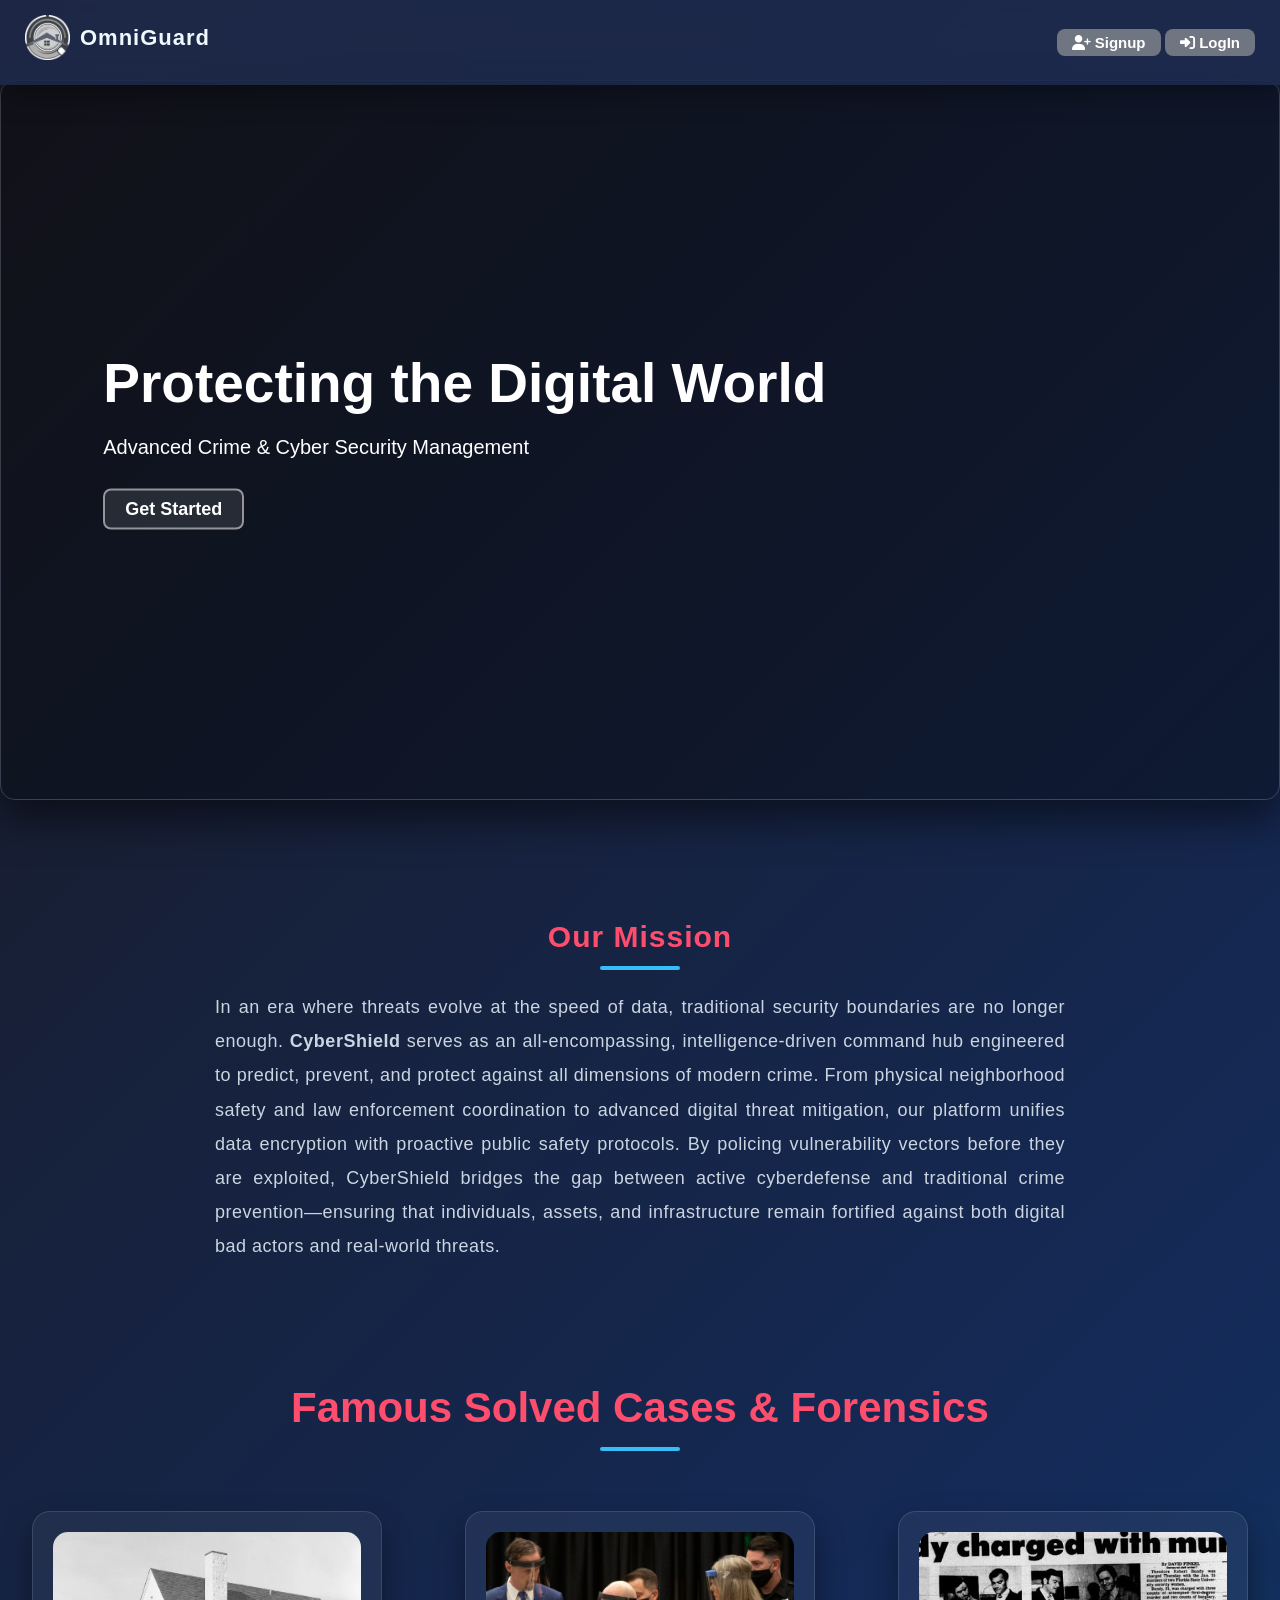
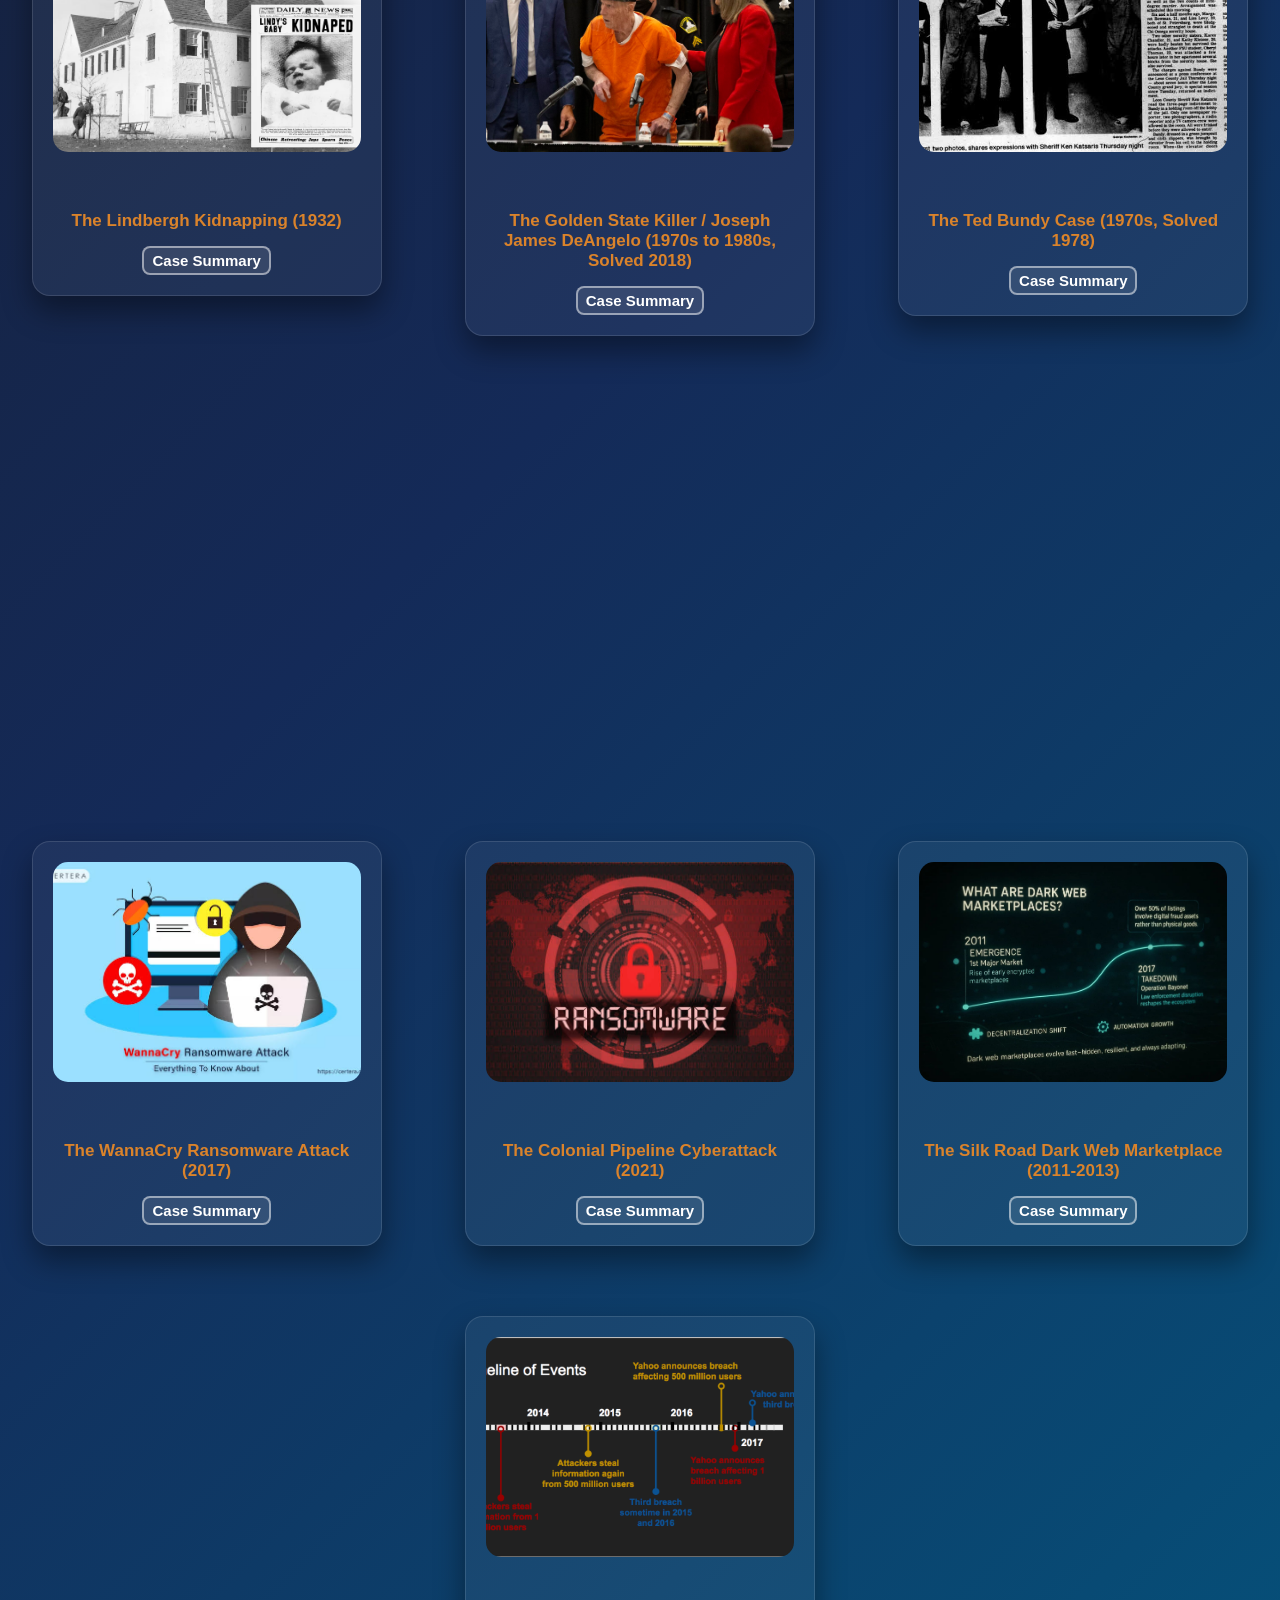
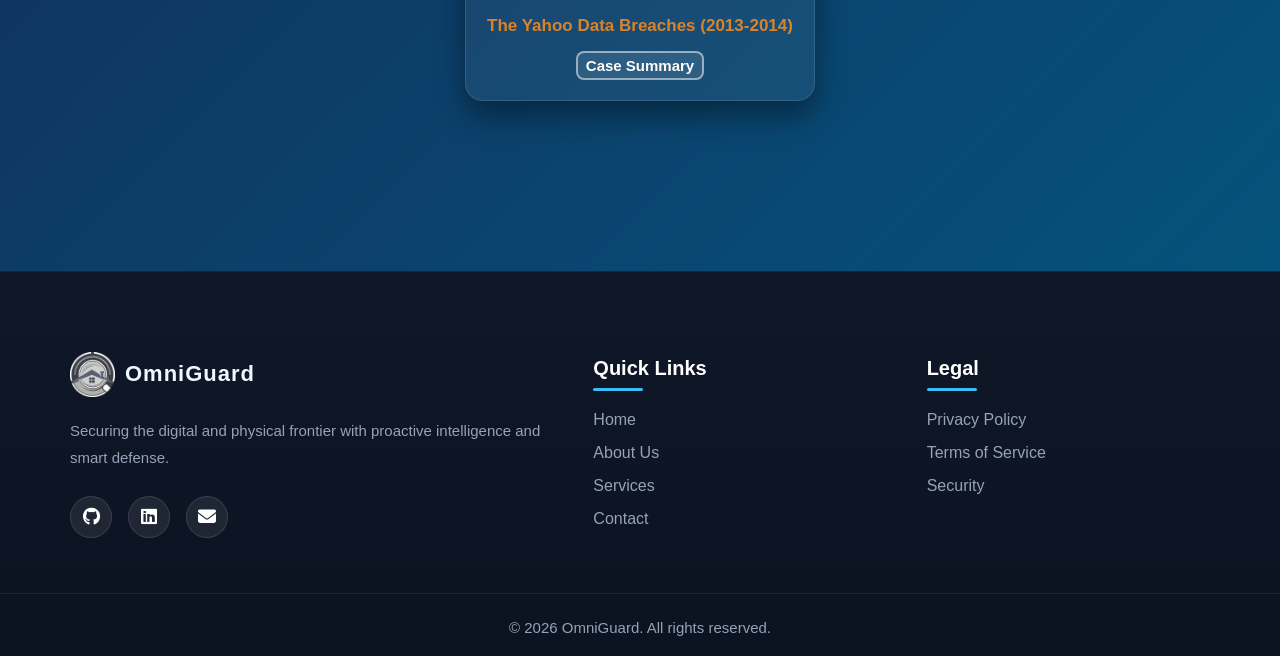
<file: index.html>
<!doctype html>
<html lang="en">
  <head>
    <meta charset="UTF-8" />
    <meta name="viewport" content="width=device-width, initial-scale=1.0" />
    <title>Home - OmniGuard</title>
    <!-- Google Font -->
    <link rel="preconnect" href="https://fonts.googleapis.com" />
    <link rel="preconnect" href="https://fonts.gstatic.com" crossorigin />
    <link
      href="https://fonts.googleapis.com/css2?family=Poppins:wght@300;400;500;600;700&display=swap"
      rel="stylesheet"
    />

    <link
      rel="stylesheet"
      href="https://cdnjs.cloudflare.com/ajax/libs/font-awesome/6.7.2/css/all.min.css"
    />
    <link rel="stylesheet" href="css/style.css" />

    <script src="JS/home.js"></script>
  </head>
  <body>
    <header>
      <nav class="navBar">
        <!-- <div class="navBarName"> -->
        <!-- <img src="Image&Video/logo3.png" alt="" class="navBarNameLogo" />
          <a href="" class="navMainName">OmniGuard</a> -->
        <a href="index.html" class="logoContainer">
          <img src="Image&Video/logo3.png" alt="" class="navBarNameLogo" />
          <span class="navMainName">OmniGuard</span>
        </a>
        <!-- </div> -->
        <div class="navBarBotton">
          <!-- <button class="Navbtn" id="signupBtn" type="button">
            <a href="signup.html" class="Navbtnlink">Signup</a>
          </button>
          <button class="Navbtn" id="loginBtn" type="button">
            <a href="login.html" class="Navbtnlink">LogIn</a>
          </button> -->
          <button
            class="Navbtn"
            id="signupBtn"
            type="button"
            onclick="window.location.href = 'signup.html'"
          >
            <i class="fa-solid fa-user-plus"></i>
            Signup
          </button>
          <button
            class="Navbtn"
            id="loginBtn"
            type="button"
            onclick="window.location.href = 'login.html'"
          >
            <i class="fa-solid fa-right-to-bracket"></i>
            LogIn
          </button>
        </div>
      </nav>
    </header>
    <main>
      <div class="videoContainer">
        <video autoplay muted loop class="vidioMain">
          <source
            src="https://www.pexels.com/download/video/6580997/"
            type="video/mp4"
          />
        </video>
        <div class="heroContent">
          <h1>Protecting the Digital World</h1>
          <p>Advanced Crime & Cyber Security Management</p>

          <button
            class="heroBtn"
            type="button"
            onclick="window.location.href = 'signup.html'"
          >
            Get Started
          </button>
        </div>
      </div>
    </main>
    <section class="paraSection">
      <div class="paraContainter">
        <h2 class="ParaH">Our Mission</h2>
        <p class="paraInfo">
          In an era where threats evolve at the speed of data, traditional
          security boundaries are no longer enough.
          <strong>CyberShield</strong> serves as an all-encompassing,
          intelligence-driven command hub engineered to predict, prevent, and
          protect against all dimensions of modern crime. From physical
          neighborhood safety and law enforcement coordination to advanced
          digital threat mitigation, our platform unifies data encryption with
          proactive public safety protocols. By policing vulnerability vectors
          before they are exploited, CyberShield bridges the gap between active
          cyberdefense and traditional crime prevention—ensuring that
          individuals, assets, and infrastructure remain fortified against both
          digital bad actors and real-world threats.
        </p>
      </div>
    </section>
    <section class="crimeSection">
      <h2 class="section-title">Famous Solved Cases & Forensics</h2>
      <div class="imageContainCrime">
        <ul class="card-list">
          <!-- List Item 1: Image -->
          <li>
            <img
              src="Image&Video/The Lindbergh Kidnapping (1932).webp"
              alt="Feature Image"
              class="list-img"
            />
          </li>
          <li>
            <h4>The Lindbergh Kidnapping (1932)</h4>

            <!-- Hidden checkbox -->
            <input
              type="checkbox"
              id="toggle-1"
              title="Expand"
              class="toggle-checkbox"
            />

            <!-- Collapsible Content -->
            <div class="expandable-content">
              <p>
                <b>The Crime:</b> Charles Lindbergh Jr., the 20-month-old son of
                the famous aviator, was kidnapped from his home in New Jersey.
              </p>
              <p>
                <strong><b>How It Was Solved:</b></strong> Investigators tracked
                ransom money marked with specific gold certificates to a Bronx
                gas station, leading them to Richard Hauptmann. Forensic wood
                analysis matched the homemade wooden ladder left at the crime
                scene directly to floorboards in Hauptmann's attic.
              </p>
            </div>

            <!-- Button label for the checkbox -->
            <label for="toggle-1" class="toggle-btn"></label>
          </li>
        </ul>

        <ul class="card-list">
          <!-- List Item 1: Image -->
          <li>
            <img
              src="Image&Video/The Golden State Killer.jpg"
              alt="Feature Image"
              class="list-img"
            />
          </li>
          <li>
            <h4>
              The Golden State Killer / Joseph James DeAngelo (1970s to 1980s,
              Solved 2018)
            </h4>

            <input
              type="checkbox"
              id="toggle-2"
              title="Expand"
              class="toggle-checkbox"
            />

            <div class="expandable-content">
              <p>
                <b>The Crime:</b> A series of 13 murders, over 50 sexual
                assaults, and dozens of burglaries across California went
                unsolved for decades.
              </p>
              <p>
                <b>How It Was Solved:</b> In 2018, investigators used
                Investigative Genetic Genealogy. They uploaded crime scene DNA
                to public genealogy databases (GEDmatch), built out family
                trees, and identified ex-police officer Joseph James DeAngelo.
              </p>
            </div>
            <label for="toggle-2" class="toggle-btn"></label>
          </li>
        </ul>

        <ul class="card-list">
          <!-- List Item 1: Image -->
          <li>
            <img
              src="Image&Video/The Ted Bundy Case.jpg"
              alt="Feature Image"
              class="list-img"
            />
          </li>
          <li>
            <h4>The Ted Bundy Case (1970s, Solved 1978)</h4>

            <input
              type="checkbox"
              id="toggle-3"
              title="Expand"
              class="toggle-checkbox"
            />

            <div class="expandable-content">
              <p>
                <b>The Crime:</b> Serial killer Ted Bundy murdered numerous
                young women across multiple states.
              </p>
              <p>
                <b>How It Was Solved:</b> Bundy was caught during a routine
                traffic stop in Florida. The critical evidence that secured his
                conviction for the Chi Omega sorority murders came from forensic
                odontology (bite mark analysis).
              </p>
            </div>
            <label for="toggle-3" class="toggle-btn"></label>
          </li>
        </ul>

        <ul class="card-list">
          <!-- List Item 1: Image -->
          <li>
            <img
              src="Image&Video/The Dr. Sam Sheppard Case.webp"
              alt="Feature Image"
              class="list-img"
            />
          </li>
          <li>
            <h4>The Dr. Sam Sheppard Case (1954)</h4>

            <input
              type="checkbox"
              id="toggle-4"
              title="Expand"
              class="toggle-checkbox"
            />

            <div class="expandable-content">
              <p>
                <b>The Crime:</b> Marilyn Sheppard was murdered in her home in
                Ohio. Her husband, Dr. Sam Sheppard, claimed an intruder killed
                her. (This case inspired the movie The Fugitive).
              </p>
              <p>
                <b>How It Was Solved:</b> Though initially wrongfully convicted,
                bloodstain pattern analysis conducted during re-investigations
                identified a third person's blood at the scene, leading to legal
                exoneration and pioneering the use of blood spatter science in
                court.
              </p>
            </div>
            <label for="toggle-4" class="toggle-btn"></label>
          </li>
        </ul>
      </div>

      <div class="imageContainCrime">
        <ul class="card-list">
          <!-- List Item 1: Image -->
          <li>
            <img
              src="Image&Video/The WannaCry Ransomware Attack.jpg"
              alt="Feature Image"
              class="list-img"
            />
          </li>
          <li>
            <h4>The WannaCry Ransomware Attack (2017)</h4>

            <input
              type="checkbox"
              id="toggle-5"
              title="Expand"
              class="toggle-checkbox"
            />

            <div class="expandable-content">
              <p>
                <b>The Crime:</b> A global ransomware attack targeted computers
                running Microsoft Windows across 150 countries. It encrypted
                victims' files and demanded Bitcoin ransom payments to restore
                access.
              </p>
              <p>
                <b>Impact:</b> It severely crippled critical infrastructure,
                including the UK's National Health Service (NHS), FedEx, and
                major telecommunications networks.
              </p>
              <p>
                <b>How It Was Solved / Contained:</b> Marcus Hutchins, a British
                cybersecurity researcher, discovered an unregistered domain name
                hidden inside the ransomware code. By registering that domain,
                he accidentally activated a built-in "kill switch" that stopped
                the virus from spreading further. Later investigations
                attributed the malware to North Korea's Lazarus Group.
              </p>
            </div>
            <label for="toggle-5" class="toggle-btn"></label>
          </li>
        </ul>

        <ul class="card-list">
          <!-- List Item 1: Image -->
          <li>
            <img
              src="Image&Video/The Colonial Pipeline Cyberattack.jpg"
              alt="Feature Image"
              class="list-img"
            />
          </li>
          <li>
            <h4>The Colonial Pipeline Cyberattack (2021)</h4>

            <input
              type="checkbox"
              id="toggle-6"
              title="Expand"
              class="toggle-checkbox"
            />

            <div class="expandable-content">
              <p>
                <b>The Crime:</b> DarkSide, a ransomware-as-a-service (RaaS)
                criminal group, launched a targeted attack on Colonial Pipeline,
                the largest fuel pipeline system in the United States.
              </p>
              <p>
                <b>Impact:</b> The company proactively shut down the pipeline
                for several days, causing gas panics, price spikes, and
                widespread shortages across the US East Coast. Colonial paid a
                ransom of 75 Bitcoin (~$4.4 million).
              </p>
              <p>
                <b>How It Was Solved:</b> The FBI traced the cryptocurrency
                transactions through the Bitcoin blockchain. By obtaining the
                private key to one of the hackers' cryptocurrency wallets,
                federal law enforcement managed to recover $2.3 million of the
                paid ransom.
              </p>
            </div>
            <label for="toggle-6" class="toggle-btn"></label>
          </li>
        </ul>

        <ul class="card-list">
          <!-- List Item 1: Image -->
          <li>
            <img
              src="Image&Video/The Silk Road Dark Web Marketplace.jpg"
              alt="Feature Image"
              class="list-img"
            />
          </li>
          <li>
            <h4>The Silk Road Dark Web Marketplace (2011-2013)</h4>

            <input
              type="checkbox"
              id="toggle-7"
              title="Expand"
              class="toggle-checkbox"
            />

            <div class="expandable-content">
              <p>
                <b>The Crime:</b> Silk Road was an underground online
                marketplace operating on the Tor network (Dark Web) where users
                bought and sold illegal drugs, weapons, and stolen data using
                Bitcoin.
              </p>
              <p>
                <b>How It Was Solved:</b> A multi-agency task force (FBI, IRS,
                DEA) conducted digital forensic tracking and traced early online
                forum posts promoting the site back to an old personal email
                address. This led to the arrest of founder Ross Ulbricht ("Dread
                Pirate Roberts") in a San Francisco public library while logged
                into the site's administration panel.
              </p>
            </div>
            <label for="toggle-7" class="toggle-btn"></label>
          </li>
        </ul>

        <ul class="card-list">
          <!-- List Item 1: Image -->
          <li>
            <img
              src="Image&Video/The Yahoo Data Breaches.png"
              alt="Feature Image"
              class="list-img"
            />
          </li>
          <li>
            <h4>The Yahoo Data Breaches (2013-2014)</h4>

            <input
              type="checkbox"
              id="toggle-8"
              title="Expand"
              class="toggle-checkbox"
            />

            <div class="expandable-content">
              <p>
                <b>The Crime:</b> Cybercriminals breached Yahoo's internal
                systems in two massive separate attacks, compromising over 3
                billion user accounts—making it the largest data breach in
                history.
              </p>
              <p>
                <b>Impact:</b> Names, email addresses, phone numbers, security
                questions, and hashed passwords were stolen across billions of
                user accounts worldwide.
              </p>
              <p>
                <b>How It Was Solved:</b> The U.S. Department of Justice
                investigated the incident using international digital forensics
                and indicted four individuals, including officers from Russia's
                Federal Security Service (FSB) and hired cybercriminals who
                exploited stolen web cookies to access user accounts without
                passwords.
              </p>
            </div>
            <label for="toggle-8" class="toggle-btn"></label>
          </li>
        </ul>
      </div>
    </section>

    <footer class="site-footer">
      <div class="footer-container">
        <!-- Brand Section -->
        <div class="footer-brand">
          <a href="index.html" class="logoContainer">
            <img
              src="Image&Video/logo3.png"
              alt="OmniGuard Logo"
              class="navBarNameLogo"
            />
            <span class="navMainName">OmniGuard</span>
          </a>

          <p>
            Securing the digital and physical frontier with proactive
            intelligence and smart defense.
          </p>

          <div class="socialIcons">
            <a href="https://github.com/Avik1152" id="github-link"
              ><i class="fa-brands fa-github"></i
            ></a>
            <a
              href="https://www.linkedin.com/in/avikmondal-afution/"
              id="linkedin-link"
              ><i class="fa-brands fa-linkedin"></i
            ></a>
            <a href="mailto:avik1152@gmail.com" id="email-link"
              ><i class="fa-solid fa-envelope"></i
            ></a>
          </div>
        </div>

        <!-- Quick Links -->
        <div class="footer-links">
          <h4 class="footerh4">Quick Links</h4>

          <ul>
            <li><a href="index.html">Home</a></li>
            <li><a href="about.html">About Us</a></li>
            <li><a href="services.html">Services</a></li>
            <li><a href="contact.html">Contact</a></li>
          </ul>
        </div>

        <!-- Legal -->
        <div class="footer-links">
          <h4 class="footerh4">Legal</h4>

          <ul>
            <li><a href="privacy.html">Privacy Policy</a></li>
            <li><a href="terms.html">Terms of Service</a></li>
            <li><a href="security.html">Security</a></li>
          </ul>
        </div>
      </div>

      <div class="footer-bottom">
        <p>&copy; 2026 OmniGuard. All rights reserved.</p>
      </div>
    </footer>
  </body>
</html>
</file>
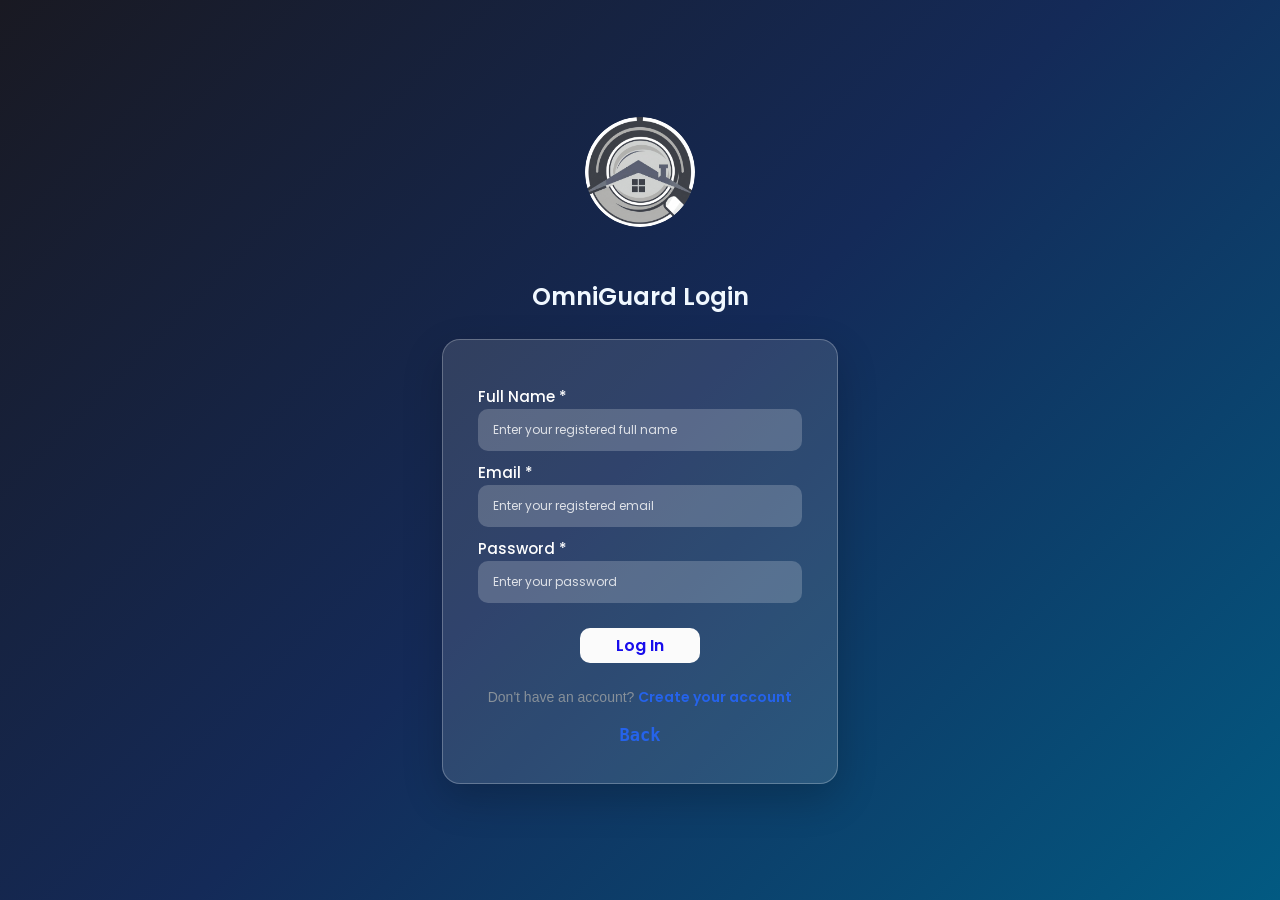
<file: dashboard.html>
<!doctype html>
<html lang="en">
  <head>
    <meta charset="UTF-8" />
    <meta name="viewport" content="width=device-width, initial-scale=1.0" />
    <title>Dashboard - OmniGuard</title>
    <link rel="stylesheet" href="css/dashboard.css" />

    <link rel="preconnect" href="https://fonts.googleapis.com" />
    <link rel="preconnect" href="https://fonts.gstatic.com" crossorigin />

    <script src="JS/dashboard.js"></script>
  </head>
  <body>
    <!-- Navigation Bar (Without Sign-Up / Log-In Buttons) -->
    <header class="navbar">
      <div class="logoContainer">
        <a href="index.html" class="logoLink">
          <img
            src="Image&Video/logo3.png"
            alt="OmniGuard Logo"
            class="logoImg"
          />
          <span class="logoText">OmniGuard</span>
        </a>
      </div>

      <!-- Navigation Links -->
      <!-- <nav class="navLinks">
        <a href="index.html">Home</a>
        <a href="#">Overview</a>
        <a href="#">Activity Log</a>
        <a href="#">Settings</a>
      </nav> -->

      <!-- Profile Indicator instead of Auth Buttons -->
      <div class="userProfile">
        <span class="welcomeText" id="welcomeUser">Hi</span>
        <button class="logoutBtn" type="button" onclick="userLogOut()">
          Log Out
        </button>
      </div>
    </header>

    <!-- Main Dashboard Content -->
    <main class="dashboardContainer">
      <section class="welcomeSection">
        <h2>Security Dashboard</h2>
        <p>Monitor real-time security alerts and threat analytics.</p>
      </section>

      <!-- Dashboard Grid / Stats Cards -->
      <section class="statsGrid">
        <div class="card">
          <h3><i class="fa-solid fa-shield-halved"></i> System Status</h3>
          <p class="statusText success">Protected</p>
        </div>
        <div class="card">
          <h3>Active Threats</h3>
          <p class="statNumber">0</p>
        </div>
        <div class="card">
          <h3>Blocked Breaches</h3>
          <p class="statNumber">128</p>
        </div>
        <div class="card">
          <h3>Successful Captures</h3>
          <p class="statNumber">1280+</p>
        </div>
      </section>
      <section class="recentActivity">
        <div>
          <h2>Recent Activity</h2>
          <ul>
            <li>✔ User logged in</li>
            <li>✔ Security scan completed</li>
            <li>✔ Database connected</li>
            <li>✔ Firewall active</li>
          </ul>
        </div>
      </section>
    </main>

    <!-- Footer matching OmniGuard Style -->
    <footer class="footer">
      <p>&copy; 2026 OmniGuard. All rights reserved.</p>
    </footer>
  </body>
</html>
</file>
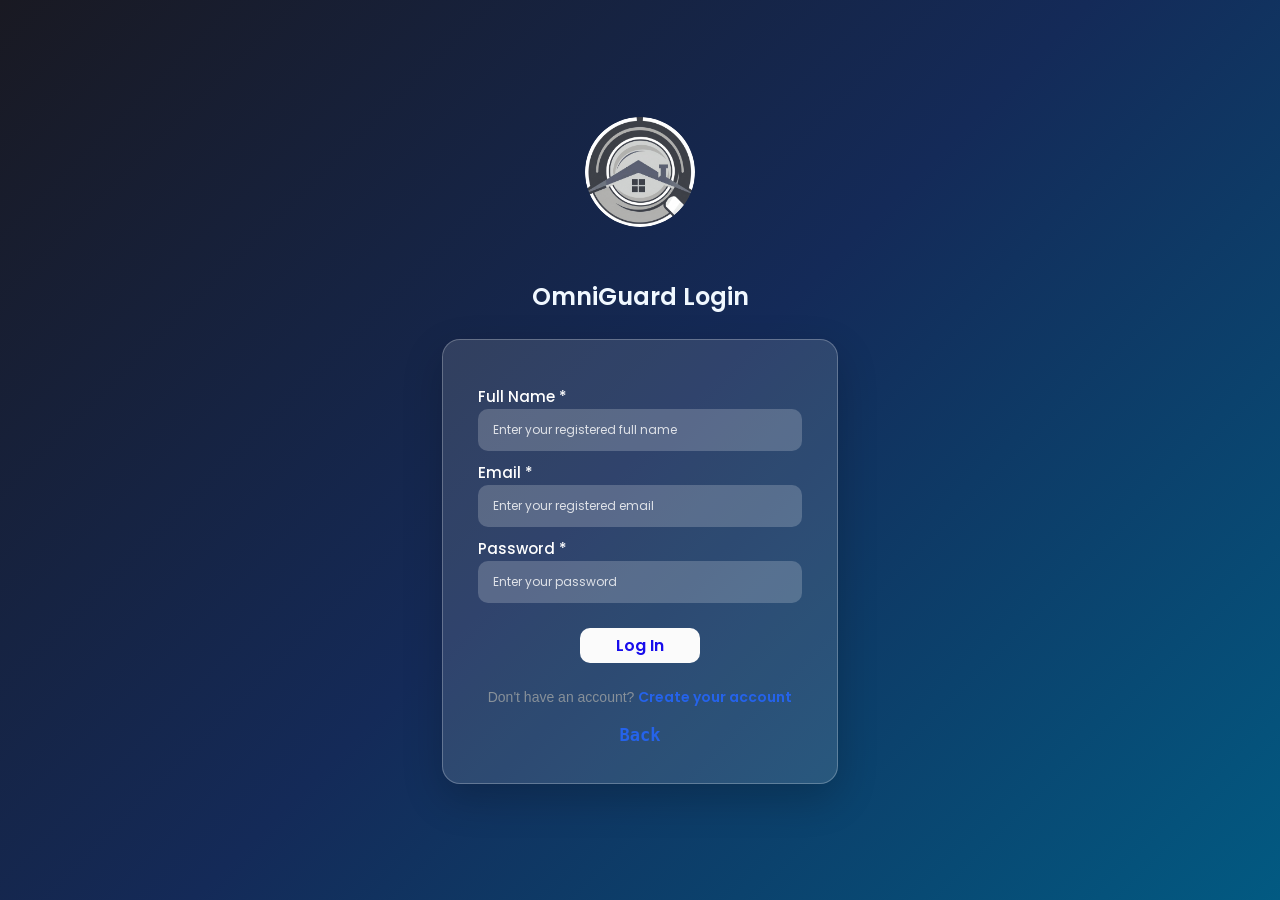
<file: login.html>
<!doctype html>
<html lang="en">
  <head>
    <meta charset="UTF-8" />
    <meta name="viewport" content="width=device-width, initial-scale=1.0" />
    <title>Document</title>
    <link rel="stylesheet" href="css/login.css" />

    <link rel="preconnect" href="https://fonts.googleapis.com" />
    <link rel="preconnect" href="https://fonts.gstatic.com" crossorigin />

    <link
      href="https://fonts.googleapis.com/css2?family=Poppins:wght@300;400;500;600;700&display=swap"
      rel="stylesheet"
    />
    <script src="JS/login.js"></script>
  </head>
  <body>
    <section class="loginSection">
      <div class="loginWrapper">
        <!-- Logo -->
        <div class="loginContainerLogo">
          <img src="Image&Video/logo3.png" alt="OmniGuard Logo" />
        </div>

        <!-- Heading -->
        <div class="loginContainerH">
          <h2>OmniGuard Login</h2>
        </div>

        <!-- Login Card -->
        <div class="loginContainer">
          <div class="formContainer">
            <form id="login-form">
              <!-- Full Name -->
              <label>
                Full Name
                <span class="required-star">*</span>
              </label>

              <input
                type="text"
                placeholder="Enter your registered full name"
                id="userName"
                required
              />

              <!-- Email -->
              <label>
                Email
                <span class="required-star">*</span>
              </label>

              <input
                type="email"
                placeholder="Enter your registered email"
                id="userEmail"
                required
              />

              <!-- Password -->
              <label>
                Password
                <span class="required-star">*</span>
              </label>

              <div class="inputBox">
                <input
                  type="password"
                  placeholder="Enter your password"
                  id="userPassword"
                  required
                />
              </div>

              <!-- Login Button -->
              <button type="submit" class="loginBtn" onclick="userLogIn(event)">
                Log In
              </button>
            </form>
          </div>

          <!-- Switch -->
          <div class="auth-switch">
            <p class="switchToSignup">
              Don't have an account?
              <a href="signup.html" class="signupLink"> Create your account </a>
            </p>
          </div>

          <!-- Message -->
          <p class="massageLogin" id="message-display"></p>

          <!-- Back -->
          <div class="backToHome">
            <a href="index.html"> Back </a>
          </div>
        </div>
      </div>
    </section>
  </body>
</html>
</file>
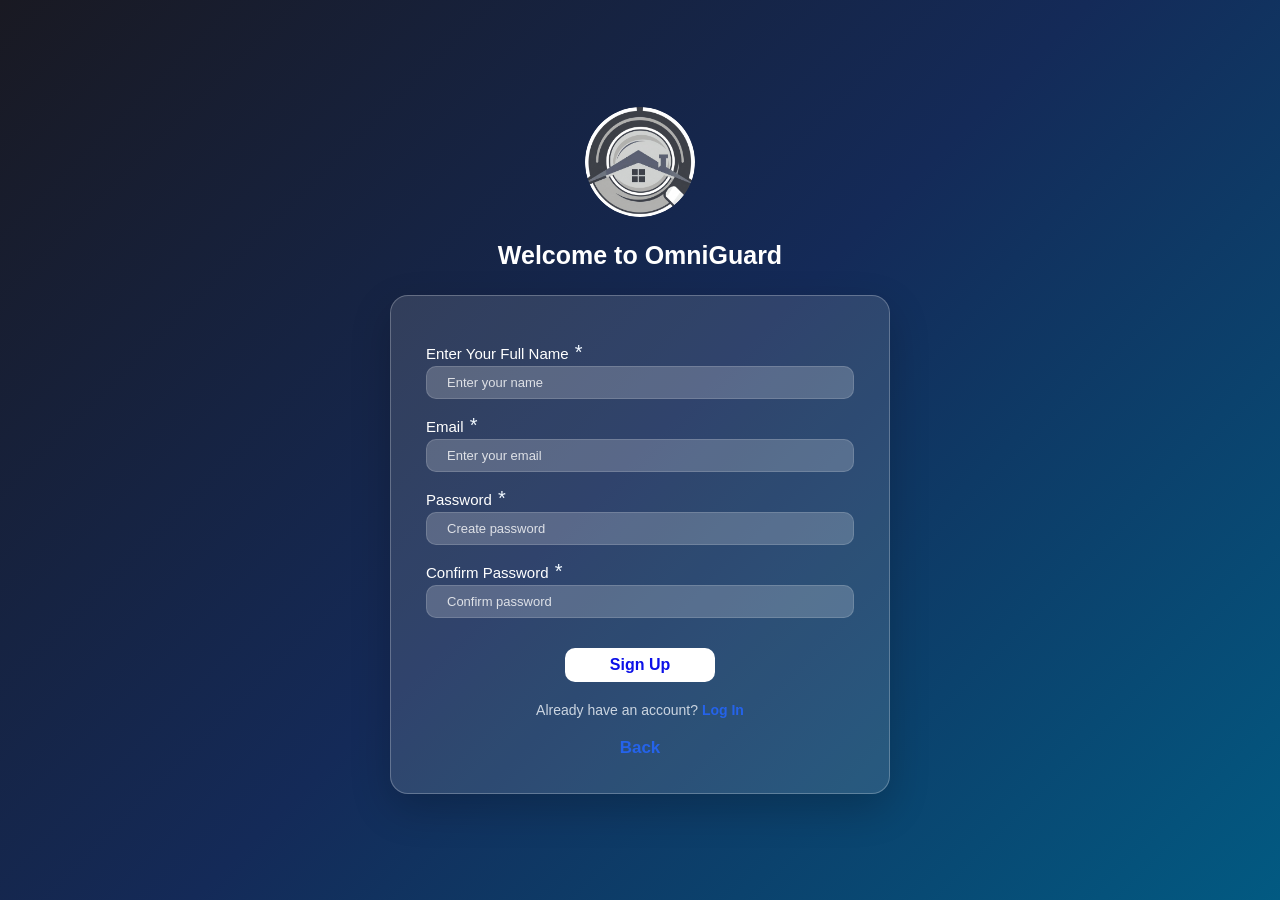
<file: signup.html>
<!doctype html>
<html lang="en">
  <head>
    <meta charset="UTF-8" />
    <meta name="viewport" content="width=device-width, initial-scale=1.0" />
    <title>Sign Up - OmniGuard</title>
    <link rel="stylesheet" href="css/signup.css" />

    <link
      rel="stylesheet"
      href="https://cdnjs.cloudflare.com/ajax/libs/font-awesome/6.7.2/css/all.min.css"
    />
    <script src="JS/signup.js"></script>
  </head>
  <body>
    <section class="signupSection">
      <div class="signupWrapper">
        <!-- Logo -->
        <div class="signupContainerLogo">
          <img src="Image&Video/logo3.png" alt="OmniGuard Logo" />
        </div>

        <!-- Heading -->
        <div class="signupContainerH">
          <h2>Welcome to OmniGuard</h2>
        </div>

        <!-- Signup Card -->
        <div class="signupContainer">
          <div class="formContainer">
            <form>
              <label>
                Enter Your Full Name
                <span class="required-star">*</span>
              </label>
              <input
                type="text"
                placeholder="Enter your name"
                id="userName"
                required
              />
              <label>
                Email
                <span class="required-star">*</span>
              </label>
              <input
                type="email"
                placeholder="Enter your email"
                id="userEmail"
                required
              />
              <label>
                Password
                <span class="required-star">*</span>
              </label>
              <input
                type="password"
                placeholder="Create password"
                id="userPassword"
                required
              />
              <label>
                Confirm Password
                <span class="required-star">*</span>
              </label>
              <input
                type="password"
                placeholder="Confirm password"
                id="userConfirmPassword"
                required
              />
              <button
                type="button"
                class="signupBtn"
                onclick="userSignUp(event)"
              >
                Sign Up
              </button>
            </form>
          </div>

          <div class="auth-switch">
            <p class="switchToLogin">
              Already have an account?
              <a href="login.html" class="loginLink">Log In</a>
            </p>
          </div>

          <p class="massageSignup" id="message-display"></p>

          <div class="backToHome">
            <a href="index.html"> Back </a>
          </div>
        </div>
      </div>
    </section>
  </body>
</html>
</file>
<file: css/style.css>
*{
    margin:0;
    padding:0;
    box-sizing:border-box;
    font-family: 'Arial', sans-serif;
}

body{
  justify-content:center;
  align-items:center;
  background:linear-gradient(135deg,#191922,#142a58,#025a82);
  padding-top: 50px;
}

/* Navbar Container */
.navBar {
  display: flex;
  justify-content: space-between; 
  align-items: center;            
  background:rgba(31,44,82,.75);
  backdrop-filter:blur(12px);
  -webkit-backdrop-filter:blur(12px);
  border-bottom:1px solid rgba(255,255,255,.1);
  padding:5px 25px;
  box-shadow: 0 8px 30px rgba(0,0,0,.35);
  border-bottom-style: hidden;
  position: fixed;   
  top: 0;            
  left: 0;           
  width: 100%;       
  box-sizing: border-box;
  z-index: 1000; /* Keeps the navbar layer above all other content */
}

/* Align the buttons to the far right */
.navBarName {
  display: flex;
  justify-content: flex-end;
  gap: 45px;
}

/* 2. Middle Logo Styling */
.navBarNameLogo{
  width: 45px;
  height: 45px;
  transition:.4s;
  font-family: 'Arial', sans-serif;
  font-weight: bold;
  padding: 0px;
  margin: 0px
}


 .logoContainer{
    display:flex;
    align-items:center;
    gap:10px;
    text-decoration:none;
    margin-top:10px;
}

/* Name Styling */
.navMainName{
    font-size:22px;
    font-weight:700;
    letter-spacing:1px;
    color:aliceblue;
    text-decoration:none;
}

/* button style */

.Navbtn{
  background:#6f7581;
  color:white;
  padding:5px 15px; 
  border:none;
  border-radius:8px;
  font-size:15px;
  font-weight:600;
  cursor:pointer;
  transition:.3s;
}

.Navbtn:hover{
  /* color: #1f2c52; */
  background-color: #1d4ed8;
  transform:translateY(-3px);
  box-shadow:0 10px 20px rgba(37,99,235,.4);
}


.Navbtnlink{
  color: aliceblue;
  text-decoration: none;
  font-weight: 800;
  font-size: 15px;
  font-family: cursive;
}

.NavbtnLink:hover{
/* color: #1f2c52; */
background:#1d4ed8;
transform:translateY(-2px);
}

.videoContainer{
  position: relative;
  width: 100%;
  height: 80vh; /* Almost full screen */
  overflow: hidden;
  margin-top: 30px; /* Space below fixed navbar */
  border-radius: 15px;
  border: 1px solid rgba(255, 255, 255, 0.15);
  box-shadow: 0 20px 40px rgba(0, 0, 0, 0.5);
}

.vidioMain{
  width: 100%;
  height: 100%;
  object-fit: cover;
  transition: transform 0.5s ease;
}

.videoContainer:hover .vidioMain {
  transform: scale(1.05);
}

.videoContainer::before {
  content: "";
  position: absolute;
  inset: 0;
  background: rgba(0, 0, 0, 0.34);
  z-index: 1;
}

.heroContent {
  position: absolute;
  top: 50%;
  left: 8%;
  transform: translateY(-50%);
  color: white;
  z-index: 2;
}

.heroContent h1 {
  font-size: 55px;
  margin-bottom: 15px;
}

.heroContent p {
  font-size: 20px;
  width: 550px;
  line-height: 1.7;
  margin-bottom: 25px;
}

.heroBtn {
  background: rgba(255, 255, 255, 0.1);
  color: #ffffff;
  border: 2px solid rgba(255, 255, 255, 0.5);
  padding: 8px 20px;
  border-radius: 8px;
  cursor: pointer;
  font-size: 18px;
  font-weight: 600;
  /* backdrop-filter: blur(10px); */
  transition: all 0.3s ease;
}

.heroBtn:hover {
  background: rgba(37, 99, 235, 0.3);
  border-color: #38bdf8;
  color: #38bdf8;
  transform: translateY(-3px);
  box-shadow: 0 10px 25px rgba(56, 189, 248, 0.4);
}

.paraSection{
  margin-top: 100px;
}

.paraContainter{
  width: 70%;
  max-width: 900px;
  margin: 100px auto;
  text-align: center;
  padding: 20px;
}

.ParaH{
  font-size: 30px;
  font-weight: 700;
  color: #ff4d6d;
  margin-bottom: 20px;
  letter-spacing: 1px;
}

.ParaH::after{
    content: "";
    display: block;
    width: 80px;
    height: 4px;
    background: #38bdf8;
    margin: 12px auto 0;
    border-radius: 20px;
}

.paraInfo{
  font-size: 18px;
  color: #cbd5e1;
  line-height: 1.9;
  letter-spacing: 0.5px;
  text-align: justify;
  max-width: 850px;
  margin: auto;
}

/* section 2 */

.section-title {
  text-align:center;
  font-size:42px;
  font-weight:700;
  color:#ff4d6d;
  margin-bottom:60px;
  position:relative;
}

.section-title::after{
    content:"";
    width:80px;
    height:4px;
    background:#38bdf8;
    display:block;
    margin:15px auto;
    border-radius:20px;
}

.crimeSection{
  margin-top: 100px;
  margin-bottom: 100px;
}
/* Container (ul) setup */
/* .imageContainCrime {
  display:flex;
  justify-content:center;
  align-items:stretch;
  gap:30px;
  list-style:none;
  padding:0;
  flex-wrap:wrap;
  margin-top: 20px;
} */

.imageContainCrime, 
.card-wrapper,
.grid-parent {
  display: flex;         
  flex-wrap: wrap;
  gap: 20px;
  align-items: start;    /* CRITICAL: Prevents fixed row height and lets each card shrink/grow independently */
}

@keyframes appear {
  from {
    opacity: 0;
    transform: translateY(100px) scale(0.9);
  }
  to {
    opacity: 1;
    transform: translateY(0) scale(1);
  }
}

.card-list {
  /* Animation setup for scroll */
  opacity: 0;
  transform: translateY(50px) scale(0.95);
  filter: blur(8px);
  transition: opacity 0.8s cubic-bezier(0.16, 1, 0.3, 1),
              transform 0.8s cubic-bezier(0.16, 1, 0.3, 1),
              filter 0.8s cubic-bezier(0.16, 1, 0.3, 1);

  width: 350px;
  /* max-width: 350px; */
  height: auto; 
  margin: 0 auto;
  margin-bottom: 50px;
  background: rgba(255, 255, 255, 0.05);
  border: 1px solid rgba(255, 255, 255, 0.12);
  border-radius: 18px;
  overflow: hidden;
  transition: transform 0.4s ease, box-shadow 0.4s ease, border-color 0.4s ease;
  box-shadow: 0 15px 30px rgba(0, 0, 0, 0.4);
}

.card-list:hover {
  transform: translateY(-12px);
  box-shadow: 0 20px 45px rgba(56, 189, 248, 0.3);
  border-color: #384bf8;
}

/* Visible active state */
.card-list.is-visible {
  opacity: 1;
  transform: translateY(0) scale(1);
  filter: blur(0);
}

/* Stagger sequence for up to 4 columns */
.card-list:nth-child(1) { transition-delay: 0s; }
.card-list:nth-child(2) { transition-delay: 0.15s; }
.card-list:nth-child(3) { transition-delay: 0.3s; }
.card-list:nth-child(4) { transition-delay: 0.45s; }

.card-list li {
  list-style: none;
  text-align: center;
  padding: 20px;         
}

.card-list details {
  margin-top: 15px;
  text-align: left;     
}

.card-list summary {
  cursor: pointer;
  background-color: #007bff;
  color: #ffffff;
  padding: 8px 16px;
  border-radius: 6px;
  display: inline-block;
  list-style: none;      
  text-align: center;
}

.card-list summary::-webkit-details-marker {
  display: none;         /* Hides default arrow on WebKit browsers */
}

/* Hide the checkbox completely */
.toggle-checkbox {
  display: none;
}

/* Hide content by default */
.expandable-content {
  display: none;
}

/* Show content when checkbox is checked */
.toggle-checkbox:checked + .expandable-content {
  display: block;
}

/* Style the button label */
.toggle-btn {
  display: inline-block;
  background: rgba(255, 255, 255, 0.1);
  color: #ffffff;
  border: 2px solid rgba(255, 255, 255, 0.5);
  padding: 4px 8px;
  border-radius: 8px;
  cursor: pointer;
  font-size: 15px;
  font-weight: 600;
  transition:.3s;
}

.toggle-btn:hover{
  color:#f87538;
  border-color:#f87538;
}

/* Change button text depending on checked state */
.toggle-checkbox:not(:checked) ~ .toggle-btn::after {
  content: "Case Summary";
}

.toggle-checkbox:checked ~ .toggle-btn::after {
  content: "Close";
}

h4{
  font-size:17px;
  color:#da832b;
  font-weight:700;
  margin:15px 0 15px;
}

b{
  display:inline-block;
  margin-top:15px;
  color:#38bdf8;
  font-size:15px;
  /* cursor:pointer; */
  transition:.3s;
}

b:hover{
  color:white;
}

.card-list li p{
  width:85%;
  margin:0 auto 30px;
  font-size:15px;
  line-height:1.8;
  color:#cbd5e1;
}

.list-img{
  width:100%;
  height:220px;
  border-radius:15px;
  object-fit:cover;
  /* transition:.5s; */
}

/* .card-list:hover .list-img{
  transform:scale(1.08);
} */

/* footer */

/* Footer Base Styling */
.site-footer{
  background:linear-gradient(180deg,#101728,#0b1220);
  color:#cbd5e1;
  padding:70px 0 20px;
  margin-top:120px;
  border-top:1px solid rgba(255,255,255,.08);
}

/* Main Container (Flexbox Grid) */
.footer-container{
  max-width:1200px;
  margin:auto;
  padding:0 30px;
  display:flex;
  justify-content:space-between;
  align-items:flex-start;
  flex-wrap:wrap;
  gap:50px;
}

.logoContainer{
    display: flex;
    align-items: center;
    gap: 10px;
    text-decoration: none;
    margin-bottom: 20px;
}

/* Brand Section */
.footer-brand {
  flex: 1 1 350px;
  margin-top: 0px;
}

.footer-brand h3{
  color:white;
  font-size:32px;
  font-weight:700;
  margin-bottom:18px;
}

.footer-brand p{
  color:#94a3b8;
  line-height:1.8;
  font-size:15px;
}

/* Link Columns */
.footer-links {
  flex: 1 1 160px;
}

.footerh4{
  color:white;
  font-size:20px;
  margin-bottom:20px;
  position:relative;
}

.footerh4::after{
  content:"";
  width:50px;
  height:3px;
  background:#38bdf8;
  display:block;
  margin-top:8px;
  border-radius:20px;
}

/* Social Icons Container */
.socialIcons {
  display: flex;
  align-items: center;
  gap: 16px;
  margin-top: 25px;
  flex-wrap: wrap; /* Allows wrap if screen is very narrow */
}

/* Individual Social Links/Buttons */
.socialIcons a {
  width: 42px;
  height: 42px;
  border-radius: 50%;
  background: rgba(255, 255, 255, 0.08);
  border: 1px solid rgba(255, 255, 255, 0.12);
  display: flex;
  justify-content: center;
  align-items: center;
  color: #ffffff;
  font-size: 18px;
  text-decoration: none;
  transition: all 0.3s ease;
}

/* Hover effect for Desktop */
.socialIcons a:hover {
  background: #38bdf8;
  color: #0f172a;
  border-color: #38bdf8;
  transform: translateY(-4px);
  box-shadow: 0 8px 20px rgba(56, 189, 248, 0.35);
}

.footer-links ul {
  list-style: none;
  padding: 0;
  margin: 0;
}

.footer-links li {
  margin-bottom: 15px;
}

.footer-links a {
  color:#94a3b8;
  text-decoration:none;
  transition:.3s;
  display:inline-block;
}

.footer-links a:hover {
  color: #38bdf8; /* Highlight blue on hover */
  transform:translateX(8px);
}

/* Bottom Bar */
.footer-bottom {
  border-top:1px solid rgba(255,255,255,.08);
  text-align:center;
  margin-top:50px;
  padding-top:25px;
  color:#94a3b8;
  font-size:15px;
}

/* ==========================================
   MOBILE & TABLET RESPONSIVE STYLES
   ========================================== */
@media (max-width: 768px) {

  /* Body Padding Adjustment */
  body {
    padding-top: 60px;
  }

  /* 1. Navbar Mobile Layout */
  .navBar {
    padding: 10px 16px;
    flex-wrap: wrap;
    justify-content: space-between;
  }

  .logoContainer {
    margin-top: 0;
  }

  .navBarNameLogo {
    width: 35px;
    height: 35px;
  }

  .navMainName {
    font-size: 18px;
  }

  .navBarName {
    gap: 12px;
  }

  .Navbtn {
    padding: 6px 12px;
    font-size: 13px;
  }

  /* 2. Hero / Video Container Mobile */
  .videoContainer {
    height: 60vh;
    margin-top: 15px;
    border-radius: 10px;
  }

  .heroContent {
    left: 5%;
    right: 5%;
    width: 90%;
    transform: translateY(-50%);
    text-align: center;
  }

  .heroContent h1 {
    font-size: 32px;
    margin-bottom: 10px;
  }

  .heroContent p {
    font-size: 15px;
    width: 100%;
    line-height: 1.5;
    margin-bottom: 18px;
  }

  .heroBtn {
    padding: 8px 16px;
    font-size: 15px;
  }

  /* 3. Text Paragraph Section */
  .paraSection {
    margin-top: 40px;
  }

  .paraContainter {
    width: 90%;
    margin: 40px auto;
    padding: 10px;
  }

  .ParaH {
    font-size: 28px;
    margin-bottom: 15px;
  }

  .paraInfo {
    font-size: 15px;
    line-height: 1.7;
    text-align: left; /* Better readability on mobile than justify */
  }

  /* 4. Cards & Section Titles */
  .crimeSection {
    margin-top: 50px;
    margin-bottom: 50px;
  }

  .section-title {
    font-size: 28px;
    margin-bottom: 30px;
  }

  .imageContainCrime {
    gap: 20px;
    padding: 0 15px;
    margin-top: auto;
  }

/* .imageContainCrime, 
.card-wrapper,
.grid-parent {
  display: flex;         
  flex-wrap: wrap;
  gap: 5px;
  align-items: start;   
} */

  .card-list {
    width: 99%; 
    max-width: 250px;
  }

  .list-img{
  width:100%;
  height:150px;
  margin: 0px 0px 15px 0px;
  border-radius:15px;
  object-fit:cover;
  /* transition:.5s; */
}

/* .card-list:hover .list-img{
  transform:scale(1.08);
} */

  /* 5. Footer Mobile Layout */
  .site-footer {
    padding: 40px 0 20px;
    margin-top: 60px;
  }

  .footer-container {
    flex-direction: column;
    padding: 0 20px;
    gap: 30px;
  }

  .footer-brand {
    flex: 1 1 100%;
    text-align: center;
  }

  .footer-brand .logoContainer {
    justify-content: center;
  }

  .footer-brand h3 {
    font-size: 24px;
  }

  .socialIcons {
    justify-content: center; /* Centers icons in mobile view */
    margin-top: 20px;
    gap: 14px;
  }
  
  .socialIcons a {
    width: 38px;
    height: 38px;
    font-size: 16px;
  }

  .footer-links {
    width: 100%;
    display: flex;
    flex-direction: column;
    align-items: center;
    text-align: center;
  }

  .footer-links ul {
    width: 100%;
    display: flex;
    flex-direction: column;
    align-items: center;
    padding: 0;
    margin: 0;
  }

  .footer-links li {
    width: 100%;
    text-align: center;
    margin-bottom: 12px;
  }

  .footer-links a {
    display: inline-block;
    text-align: center;
  }

  /* Prevent desktop slide-right transform on mobile hover */
  .footer-links a:hover {
    transform: none; 
  }

  /* Center the underline of header titles */
  .footerh4::after {
    margin: 8px auto 0;
  }

  .footer-bottom {
    margin-top: 30px;
    padding-top: 18px;
    font-size: 13px;
  }
}
</file>
<file: css/dashboard.css>
/* Reset & Base Styles */
* {
  margin: 0;
  padding: 0;
  box-sizing: border-box;
  font-family: Arial, sans-serif;
}

body {
  min-height:100vh;
  background:linear-gradient(135deg,#191922,#142a58,#025a82);
  color:white;
}

/* Header / Navbar Styling */
/* .navbar {
  display: flex;
  justify-content: space-between;
  align-items: center;
  padding: 15px 40px;
  background-color: #1c2541;
  border-bottom: 1px solid #3a506b;
} */

.navbar{
  position:sticky;
  top:0;
  display:flex;
  justify-content:space-between;
  align-items:center;
  padding:18px 40px;
  background:rgba(20,35,70,.75);
  border-bottom:1px solid rgba(255,255,255,.1);
  z-index:1000;
}

.logoContainer .logoLink {
  display: flex;
  align-items: center;
  gap: 5px;
  text-decoration: none;
}

.logoImg {
  height: 40px;
  width: auto;
}

.logoText {
  color: #ffffff;
  font-size: 1.5rem;
  font-weight: bold;
  font-family: poppins, sans-serif;
}

/* Navigation Links */
.navLinks {
  position: relative;
  display: flex;
  gap: 15px;
}

.navLinks a {
  color: #c5d3e8;
  text-decoration: none;
  font-size: 1rem;
  transition: color 0.3s;
  font-family: poppins, sans-serif;
}

.navLinks a:hover {
  color: #276c50;
}

/* User Profile & Log Out */
.userProfile {
  display: flex;
  align-items: center;
  gap: 15px;
}

.welcomeText {
  color: #a5adbb;
  font-size: 0.95rem;
  font-family: poppins, sans-serif;
}

.logoutBtn {
  background:transparent;
  /* background-color: #999ca3; */
  color: #ffffff;
  border:2px solid #3b82f6;
  padding: 8px 16px;
  border-radius: 10px;
  cursor: pointer;
  font-weight: bold;
   transition:.3s;
}

.logoutBtn:hover {
  /* color: #1f2c52; */
  background-color: #3b82f6;
}

/* Main Content Area */
.dashboardContainer {
  /* flex: 1; */
  /* padding: 40px; */
  /* max-width: 1200px; */
  width:min(92%,1200px);
  margin: 0 auto;
  padding:60px 0;
  /* width: 100%; */
}

.welcomeSection h2 {
  font-size: 2rem;
  margin-bottom: 10px;
  font-family: poppins, sans-serif;
}

.welcomeSection p {
  color: #a5adbb;
  margin-bottom: 30px;
  font-family: poppins, sans-serif;
}

/* Stats Cards Layout */
.statsGrid {
  display: grid;
  grid-template-columns: repeat(auto-fit, minmax(250px, 1fr));
  gap: 20px;
}

.card {
  background:rgba(255,255,255,.08);
  border:1px solid rgba(255,255,255,.15);
  background-color: #1c2541;
  padding: 30px;
  border-radius: 18px;
  transition:.35s;
}

.card:hover{
  transform:translateY(-8px);
  box-shadow:0 20px 40px rgba(0,0,0,.35);
}

.card h3 {
  font-size: 1.1rem;
  color: #a5adbb;
  margin-bottom: 15px;
}

.statNumber {
  font-size: 42px;
  font-weight: 700;
  color: #38bdf8;
}

.statusText.success {
  font-size: 28px;
  font-weight: bold;
  color: #22c55e;
}

.recentActivity{
    margin-top:40px;
    background:rgba(255,255,255,.08);
    padding:30px;
    border-radius:18px;
}

.recentActivity ul{
    margin-top:15px;
    list-style:none;

}

.recentActivity li{
    padding:12px 0;
    border-bottom:1px solid rgba(255,255,255,.08);
}

/* Footer Styling */
.footer {
  text-align: center;
  padding: 20px;
  background-color: #1c2541;
  border-top: 1px solid #3a506b;
  color: #a5adbb;
  font-size: 0.9rem;
}

@media (max-width: 768px) {

  /* Sticky Header & Navbar */
  .navbar {
    flex-direction: row;
    justify-content: space-between;
    align-items: center;
    padding: 12px 16px;
    gap: 10px;
  }

  /* Logo Branding */
  .logoContainer .logoLink {
    gap: 8px;
  }

  .logoImg {
    height: 32px;
  }

  .logoText {
    font-size: 1.25rem;
  }

  /* User Profile & Compact Actions */
  .userProfile {
    flex-direction: row;
    align-items: center;
    gap: 8px;
  }

  /* .welcomeText { */
    /* display: none;  */
    /* Hide welcome text on small screens to save space */
  /* } */

  .logoutBtn {
    width: auto;
    padding: 6px 12px;
    font-size: 0.85rem;
    border-radius: 6px;
  }

  /* Navigation Links */
  .navLinks {
    display: flex;
    justify-content: center;
    gap: 12px;
    width: 100%;
    margin-top: 8px;
  }

  .navLinks a {
    font-size: 0.9rem;
  }

  /* Main Container */
  .dashboardContainer {
    width: 100%;
    padding: 24px 16px;
  }

  /* Welcome Section Header */
  .welcomeSection {
    text-align: center;
    margin-bottom: 24px;
  }

  .welcomeSection h2 {
    font-size: 1.6rem;
  }

  .welcomeSection p {
    font-size: 0.95rem;
    line-height: 1.5;
    margin-bottom: 0;
  }

  /* Responsive Stats Grid */
  .statsGrid {
    grid-template-columns: 1fr;
    gap: 16px;
  }

  .card {
    width: 100%;
    max-width: 400px;
    margin: 0 auto;
    padding: 20px;
    border-radius: 14px;
    text-align: center;
  }

  .card h3 {
    font-size: 1rem;
    margin-bottom: 10px;
  }

  .statNumber {
    font-size: 32px;
  }

  .statusText.success {
    font-size: 22px;
  }

  /* Recent Activity Section */
  .recentActivity {
    margin-top: 24px;
    padding: 20px;
    border-radius: 14px;
  }

  .recentActivity h2 {
    font-size: 1.25rem;
    text-align: left;
  }

  .recentActivity li {
    font-size: 0.9rem;
    line-height: 1.5;
    padding: 10px 0;
  }

  /* Footer */
  .footer {
    padding: 16px;
    font-size: 0.85rem;
    text-align: center;
  }

}
</file>
<file: css/login.css>
* {
  margin: 0;
  padding: 0;
  box-sizing: border-box;
  font-family: "Poppins", sans-serif;
}

body {
  min-height: 100vh;
  display: flex;
  justify-content: center;
  align-items: center;
  background: linear-gradient(135deg, #191922, #142a58, #025a82);
}

/* Section */
.loginSection {
  width: 100%;
  display: flex;
  justify-content: center;
  align-items: center;
}

.loginWrapper{
    width:100%;
    max-width:480px;
    display:flex;
    flex-direction:column;
    justify-content:center;
    align-items:center;
    padding:40px 20px;
    gap:25px;
}
/* Card */
.loginContainer {
  width:90%;
  max-width:500px;
  padding: 35px;
  /* margin-top: 250px; */
  background: rgba(255, 255, 255, 0.12);
  /* backdrop-filter: blur(15px); */
  border: 1px solid rgba(255, 255, 255, 0.25);
  border-radius: 18px;
  box-shadow: 0 15px 40px rgba(0, 0, 0, 0.2);
  transition:.4s;
}

.loginContainer:hover{
    transform:translateY(-5px);
}

/* logo */
.loginContainerLogo{
  margin-bottom:20px;
}

.loginContainerLogo img{
  width: 110px;
  height: 110px;
  border-radius: 50%; /* Optional: matches circular logos for cleaner drop-shadows */
  animation: pulseGlow 2.5s infinite ease-in-out;
}

@keyframes pulseGlow {
  0% {
    /* Subtle glow */
    filter: drop-shadow(0 0 5px rgba(255, 255, 255, 0.3));
  }
  50% {
    /* Expanded bright glow */
    filter: drop-shadow(0 0 100px rgba(255, 255, 255, 0.8));
  }
  100% {
    /* Return to subtle glow */
    filter: drop-shadow(0 0 5px rgba(255, 255, 255, 0.3));
  }
}

/* Heading */
.loginContainerH {
  text-align:center;
  /* margin-bottom: 20px; */
}

.loginContainerH h2 {
  color: aliceblue;
  font-size: 1.5rem;
  font-weight: 600;
  font-family: poppins, sans-serif;
  text-align: center;
  margin-bottom: 0px;
}

.loginSubtitle{
    margin-top:10px;
    color:#cbd5e1;
    font-size:15px;
}
/* Form */
.formContainer form {
  display: flex;
  flex-direction: column;
}

label {
  color: white;
  margin-bottom: 1px;
  margin-top: 10px;
  font-size: 15px;
  font-family: poppins, sans-serif;
  font-weight: 500;
}

input {
  width: 100%;
  padding:12px 45px 12px 15px;
  border: none;
  border-radius: 10px;
  outline: none;
  font-size: 12px;
  background: rgba(255, 255, 255, 0.2);
  color: white;
  transition: 0.3s;
}

input::placeholder {
  color: rgba(255, 255, 255, 0.8);
}

input:focus {
  background: rgba(255, 255, 255, 0.3);
  box-shadow: 0 0 10px rgba(255, 255, 255, 0.4);
}

/* Button */
/* .loginBtn {
  width: 45%;
  margin-top: 20px;
  margin-left: 90px;
  padding: 8px;
  border: none;
  border-radius: 10px;
  background: white;
  color: #2563eb;
  font-size: 16px;
  font-weight: 600;
  cursor: pointer;
  transition: 0.3s;
}

.loginBtn:hover {
  transform: translateY(-3px);
  box-shadow: 0 10px 20px rgba(0, 0, 0, 0.2);
} */

.loginBtn{
    width:40%;
    min-width:100px;
    max-width:120px;
    margin:25px auto 0;
    display:block;
    padding:5px;
    border:none;
    border-radius:10px;
    background:#fbfbfb;
    color:rgb(24, 13, 236);
    font-size:16px;
    font-weight:600;
    cursor:pointer;
    transition:.3s;
}

.loginBtn:hover{
    background:#fdfdfd;
    transform:translateY(-3px);
    box-shadow:0 12px 25px rgba(0, 2, 5, 0.4);
}

.loginBtn:active {
  transform: scale(0.97);
}

/* Container spacing and alignment */
.auth-switch {
  margin-top: 24px;
  text-align: center;
}

/* Base text styling */
.switchToSignup {
  font-family: "Segoe UI", Roboto, sans-serif;
  font-size: 14px;
  color: rgb(135, 144, 153); /* A clean, modern muted slate color */
  margin: 0;
}

/* The interactive Sign Up link */
.signupLink {
  color: #2563eb; /* Modern royal blue for primary actions */
  text-decoration: none;
  font-weight: 600;
  /* Smooth transition for the hover effect */
  transition:
    color 0.2s ease,
    text-decoration 0.2s ease;
}

/* Hover and Focus states - always include both for accessibility */
.signupLink:hover,
.signupLink:focus {
  color: #1d4ed8; /* Darker blue on hover */
  text-decoration: underline;
  outline: none; /* Clears default browser outline if focus styles are handled */
}

.massageLogin{
  margin-top: 15px;
  margin-bottom: 0px;
  font-size: 15px;
  font-weight: 600;
  font-family: poppins, sans-serif;
  text-align: center;
}

.massageLoginCredential{
  margin-top: 20px;
  color: aliceblue;
  font-size: 14px;
  font-weight: 600;
  font-family: cursive;
  text-align: center;
}

/* backToHome */

.backToHome {
    margin-top: 0px;
    margin-bottom: 0px;
    text-align:center;
  }

.backToHome a{
    font-size: 14px;
    font-family: monospace;
    font-weight: 700;
    font-size: 17px;
    color: #2563eb;
    text-decoration: none;
    font-weight: 600;
    transition: .3s;
}
  
  .backToHome:hover {
    color: #1d4ed8;
    text-decoration: underline;
  }


  @media (max-width:768px){

    .loginContainer{
        width:90%;
        padding:25px;
    }

    .loginContainerLogo img{
        width:90px;
        height:90px;
    }

    .loginContainerH h2{
        font-size:24px;
    }

    .loginSubtitle{
        font-size:14px;
    }

    label{
        font-size:14px;
    }

    input{
        font-size:12px;
        padding:8px 45px 8px 15px;
    }

    .loginBtn{
        width:35%;
        /* max-width:none; */
        font-size:16px;
    }

    .auth-switch{
        font-size:14px;
    }

    .backToHome a{
        font-size:15px;
    }
}
</file>
<file: css/signup.css>
*{
    margin:0;
    padding:0;
    box-sizing:border-box;
    font-family:"Poppins",sans-serif;
}

body{
    min-height:100vh;
    display:flex;
    justify-content:center;
    align-items:center;
    background:linear-gradient(135deg,#191922,#142a58,#025a82);
}

/* Section */

.signupSection{
    width:100%;
    display:flex;
    justify-content:center;
    align-items:center;
}

/* Card */

.signupContainer{
    width:90%;
    max-width:500px;
    padding:35px;
    background:rgba(255,255,255,.12);
    /* backdrop-filter:blur(15px); */
    border:1px solid rgba(255,255,255,.25);
    border-radius:18px;
    box-shadow:0 15px 40px rgba(0,0,0,.2);
    transition:.4s;
}

.signupContainer:hover{
    transform:translateY(-5px);
}

/*logo*/

.signupWrapper{
    width:100%;
    display:flex;
    flex-direction:column;
    align-items:center;
    justify-content:center;
    padding:40px 20px;
}
.signupContainerLogo{
    margin-bottom:20px;
}

.signupContainerLogo img{
  width: 110px;
  height: 110px;
  border-radius: 50%; 
  animation: pulseGlow 2.5s infinite ease-in-out;
}

@keyframes pulseGlow {
  0% {
    /* Subtle glow */
    filter: drop-shadow(0 0 5px rgba(255, 255, 255, 0.3));
  }
  50% {
    /* Expanded bright glow */
    filter: drop-shadow(0 0 100px rgba(255, 255, 255, 0.8));
  }
  100% {
    /* Return to subtle glow */
    filter: drop-shadow(0 0 5px rgba(255, 255, 255, 0.3));
  }
}

/* Heading */
.signupContainerH{
    margin-bottom:25px;
    text-align:center;
}

.signupContainerH h2{
    color:white;
    font-size:25px;
    font-weight:600;
    font-family:"Poppins", sans-serif;
    text-align:center;
}

/* Form */

.formContainer form{
    display:flex;
    flex-direction:column;
}

label{
    color:white;
    margin-bottom:2px;
    margin-top: 10px;
    font-size:15px;
    font-family:"Poppins", sans-serif;
    font-weight:500;
}

.required-star {
  color: aliceblue;
  margin-left: 2px;
  font-size: 20px;
}

input{
    width:100%;
    padding:8px 8px 8px 20px;
    margin-bottom: 5px;
    font-size:13px;
    font-family: "Poppins", sans-serif;
    border:1px solid rgba(255,255,255,.15);
    border-radius:10px;
    outline:none;
    background:rgba(255,255,255,.2);
    color:white;
    transition:.3s;
}

input::placeholder{
    color:rgba(255,255,255,.8);
}

input:focus{
    background:rgba(255,255,255,.3);
    box-shadow:0 0 10px rgba(255,255,255,.4);
}

/* Login Link */

.auth-switch{
    margin-top:20px;
    text-align:center;
}

.switchToLogin{
    font-size:14px;
    color:#cbd5e1;
}

.loginLink{
    color:#2563eb;
    text-decoration:none;
    font-weight:600;
    transition:.3s;
}

.loginLink:hover{
    color:#1d4ed8;
    text-decoration:underline;
}

/* Button */

.signupBtn{
    width:45%;
    min-width:100px;
    max-width:150px;
    margin:25px auto 0;
    display:block;
    padding:8px;
    border:none;
    border-radius:10px;
    background:#ffffff;
    color:rgb(12, 16, 232);
    font-size:16px;
    font-weight:600;
    cursor:pointer;
}

.signupBtn:hover{
    background:#ffffff;
    transform:translateY(-3px);
    box-shadow:0 12px 25px rgba(7, 10, 18, 0.4);
}

.signupBtn:active{
    transform:scale(.97);
}


/*massage*/
.massageSignup{
    margin-top:15px;
    margin-bottom:0px;
    font-size:15px;
    font-weight:600;
    font-family:"Poppins",sans-serif;
    text-align:center;
}

/* backToHome */

.backToHome {
    margin-top: 20px;
    margin-bottom: 0px;
    text-align:center;
  }

.backToHome a{
    font-size: 14px;
    font-family: "Poppins", sans-serif;
    font-weight: 700;
    font-size: 17px;
    color: #2563eb;
    text-decoration: none;
    font-weight: 600;
    transition: .3s;
}
  
  .backToHome:hover {
    color: #1d4ed8;
    text-decoration: underline;
  }

  @media (max-width:768px){

    .signupContainer{
        width:90%;
        padding:25px;
    }

    .signupContainerLogo img{
        width:90px;
        height:90px;
    }

    .signupContainerH h2{
        font-size:24px;
    }

    label{
        font-size:14px;
    }

    input{
        font-size:13px;
        padding:8px 8px 8px 20px;
    }

    .signupBtn{
        width:45%;
        font-size:16px;
        padding:6px 6px 6px 6px;
    }
}
</file>
